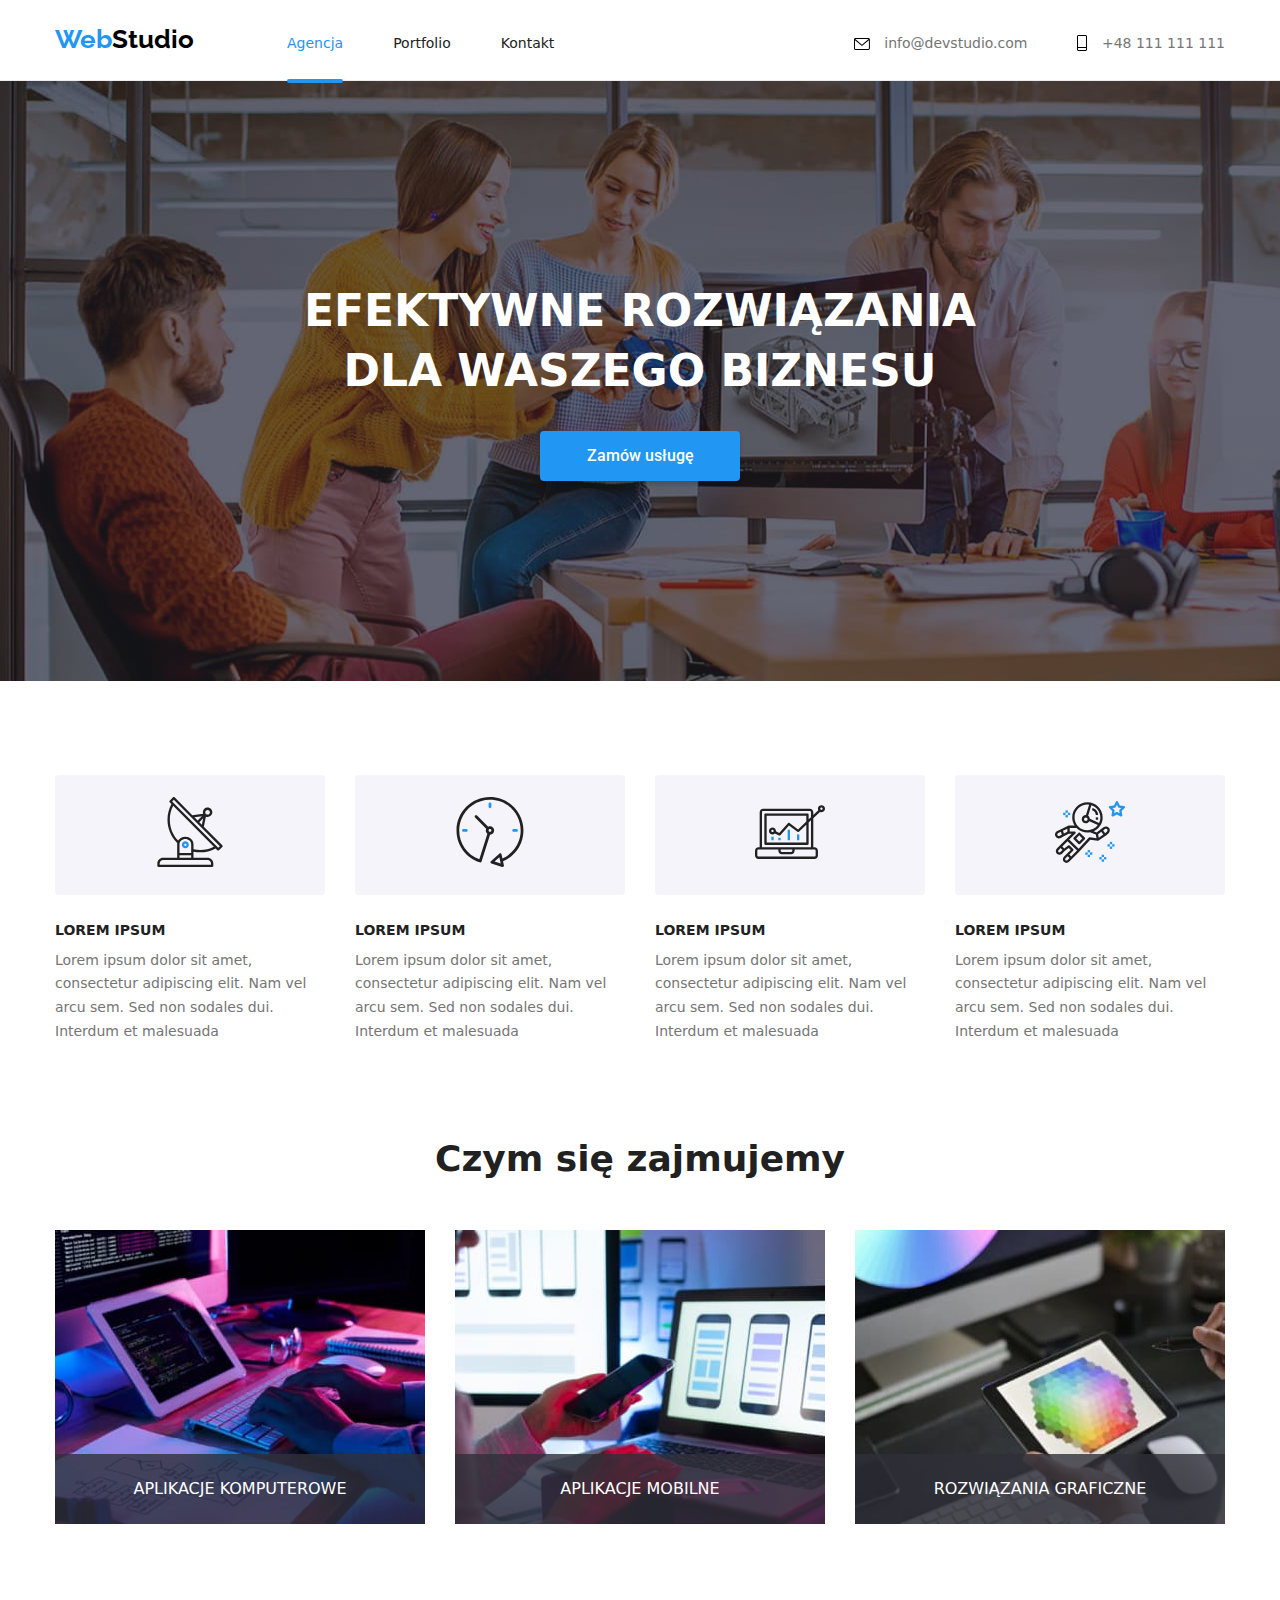
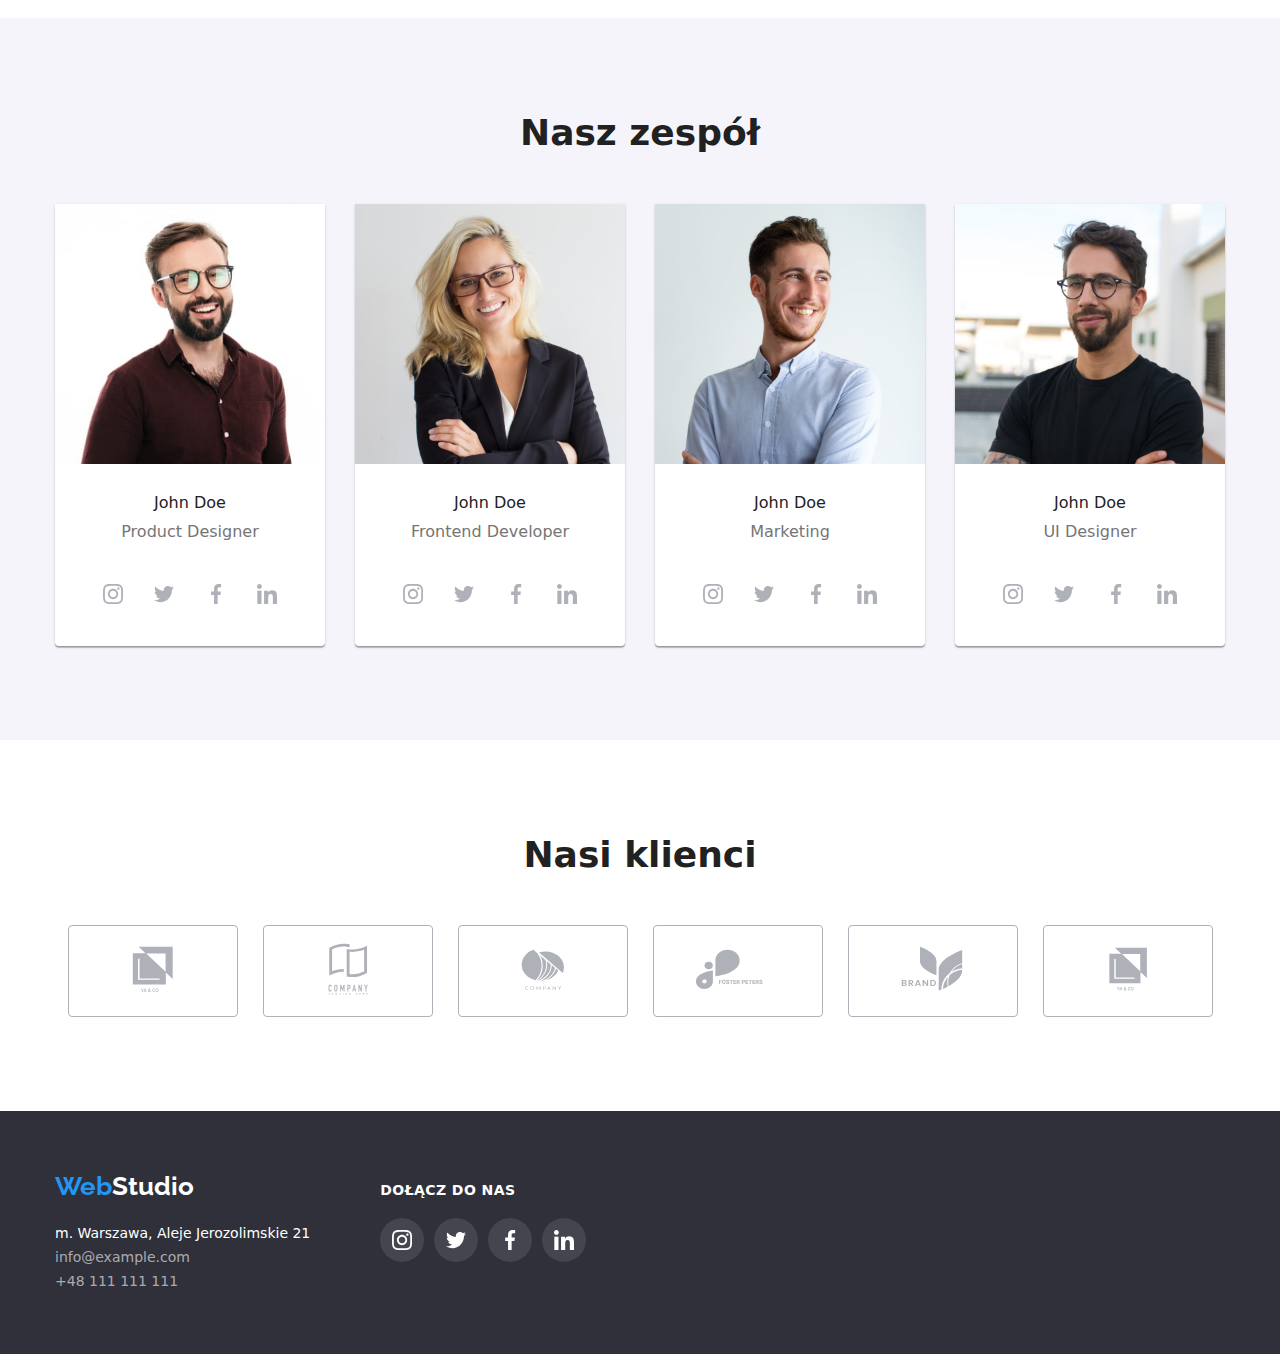
<file: index.html>
<!DOCTYPE html>
<html lang="en">
  <head>
    <meta charset="UTF-8" />
    <meta http-equiv="X-UA-Compatible" content="IE=edge" />
    <meta name="viewport" content="width-device-width, initial-scale=1.0" />
    <meta name="description" content="Studio" />
    <meta name="author" content="Jacek Blaszczyk" />
    <link rel="preconnect" href="https://fonts.googleapis.com" />
    <link rel="preconnect" href="https://fonts.gstatic.com" crossorigin />
    <link
      href="https://fonts.googleapis.com/css2?family=Raleway:wght@700&display=swap"
      rel="stylesheet"
    />
    <link
      href="https://fonts.googleapis.com/css2?family=Roboto:wght@400;500;700;900&display=swap"
      rel="stylesheet"
    />
    <link rel="stylesheet" href="./css/style.css" />
    <link rel="stylesheet" href="./css/modern-normalize.css" />

    <title>WebStudio</title>
  </head>
  <body>
    <header class="page-header">
      <div class="container flex-row">
        <a href="./index.html" class="logo"
          ><span class="bluelogo">Web</span>Studio</a
        >
        <nav class="address-header">
          <ul class="nav-links">
            <li class="nav-link">
              <a href="./index.html" class="bluelink-agencja">Agencja</a>
            </li>
            <li class="nav-link">
              <a href="./portfolio.html" class="bluelink">Portfolio</a>
            </li>
            <li class="nav-link">
              <a href="#address" class="bluelink">Kontakt</a>
            </li>
          </ul>
        </nav>
        <ul class="address-heading">
          <li class="address-link">
            <a href="mailto:info@devstudio.com" class="header-address"
              ><svg class="icon-address-email" width="16" height="12">
                <use href="./images/icons.svg#icon-letter"></use>
              </svg>
              info@devstudio.com</a
            >
          </li>
          <li>
            <a href="tel:+48111111111" class="header-address"
              ><svg class="icon-address-telefon" width="10" height="16">
                <use href="./images/icons.svg#icon-telephone"></use>
              </svg>
              +48 111 111 111</a
            >
          </li>
        </ul>
      </div>
    </header>
    <main>
      <section class="section header-button">
        <h1 class="header-text">EFEKTYWNE ROZWIĄZANIA DLA WASZEGO BIZNESU</h1>
        <button
          type="button"
          class="button-active button-banner"
          data-modal-open
        >
          Zamów usługę
        </button>
      </section>
      <section class="section">
        <div class="container">
          <ul class="lorem li">
            <li>
              <div class="icon">
                <a href="index.html">
                  <svg width="70px" height="70px">
                    <use href="./images/icons.svg#icon-antena"></use>
                  </svg>
                </a>
              </div>
              <h3 class="lorem-heading">LOREM IPSUM</h3>
              <p class="lorem-paragraph">
                Lorem ipsum dolor sit amet, consectetur adipiscing elit. Nam vel
                arcu sem. Sed non sodales dui. Interdum et malesuada
              </p>
            </li>

            <li>
              <div class="icon">
                <a href="index.html">
                  <svg width="70px" height="70px">
                    <use href="./images/icons.svg#icon-clock"></use>
                  </svg>
                </a>
              </div>
              <h3 class="lorem-heading">LOREM IPSUM</h3>
              <p class="lorem-paragraph">
                Lorem ipsum dolor sit amet, consectetur adipiscing elit. Nam vel
                arcu sem. Sed non sodales dui. Interdum et malesuada
              </p>
            </li>

            <li>
              <div class="icon">
                <a href="index.html">
                  <svg width="70px" height="70px">
                    <use href="./images/icons.svg#icon-diagram"></use>
                  </svg>
                </a>
              </div>
              <h3 class="lorem-heading">LOREM IPSUM</h3>
              <p class="lorem-paragraph">
                Lorem ipsum dolor sit amet, consectetur adipiscing elit. Nam vel
                arcu sem. Sed non sodales dui. Interdum et malesuada
              </p>
            </li>

            <li>
              <div class="icon">
                <a href="index.html">
                  <svg width="70px" height="70px">
                    <use href="./images/icons.svg#icon-astronaut"></use>
                  </svg>
                </a>
              </div>
              <h3 class="lorem-heading">LOREM IPSUM</h3>
              <p class="lorem-paragraph">
                Lorem ipsum dolor sit amet, consectetur adipiscing elit. Nam vel
                arcu sem. Sed non sodales dui. Interdum et malesuada
              </p>
            </li>
          </ul>

          <h2 class="heading">Czym się zajmujemy</h2>

          <ul class="flex">
            <li class="photo-csz">
              <img
                src="./images/box_1.jpg"
                width="370"
                height="294"
                alt="Osoba pisząca kod"
              />
              <p class="figcaption">APLIKACJE KOMPUTEROWE</p>
            </li>

            <li class="photo-csz">
              <img
                src="./images/box_2.jpg"
                width="370"
                height="294"
                alt="Osoba dostosowująca kod do wyświetlania na urządzeniu mobilnym"
              />
              <p class="figcaption">APLIKACJE MOBILNE</p>
            </li>

            <li class="photo-csz">
              <img
                src="./images/box_3.jpg"
                width="370"
                height="294"
                alt="Osoba wybierająca kod z palety kolorów"
              />
              <p class="figcaption">ROZWIĄZANIA GRAFICZNE</p>
            </li>
          </ul>
        </div>
      </section>

      <section class="section team">
        <div class="container">
          <h2 class="heading">Nasz zespół</h2>

          <ul class="team-section">
            <li class="team-card">
              <img
                src="./images/img_1.jpg"
                width="270"
                height="260"
                alt="Zdjęcie pana John Doe"
              />
              <ul class="team-card-describe">
                <li class="team-name">John Doe</li>
                <li class="team-position">Product Designer</li>
              </ul>
              <div class="socialmedia-teamcard">
                <ul class="socialicon-list">
                  <li class="socialicon-card">
                    <div class="socialicon">
                      <a href="index.html">
                        <svg class="icon-team" width="20" height="20">
                          <use href="./images/icons.svg#icon-instagram"></use>
                        </svg>
                      </a>
                    </div>
                  </li>
                  <li class="socialicon-card">
                    <div class="socialicon">
                      <a href="index.html">
                        <svg class="icon-team" width="20" height="20">
                          <use href="./images/icons.svg#icon-twitter"></use>
                        </svg>
                      </a>
                    </div>
                  </li>
                  <li class="socialicon-card">
                    <div class="socialicon">
                      <a href="index.html">
                        <svg class="icon-team" width="20" height="20">
                          <use href="./images/icons.svg#icon-facebook"></use>
                        </svg>
                      </a>
                    </div>
                  </li>
                  <li class="socialicon-card">
                    <div class="socialicon">
                      <a href="index.html">
                        <svg class="icon-team" width="20" height="20">
                          <use href="./images/icons.svg#icon-linkedin"></use>
                        </svg>
                      </a>
                    </div>
                  </li>
                </ul>
              </div>
            </li>

            <li class="team-card">
              <img
                src="images/img_2.jpg"
                width="270"
                height="260"
                alt="Zdjęcie pani John Doe"
              />
              <ul class="team-card-describe">
                <li class="team-name">John Doe</li>
                <li class="team-position">Frontend Developer</li>
              </ul>
              <div class="socialmedia-teamcard">
                <ul class="socialicon-list">
                  <li class="socialicon-card">
                    <div class="socialicon">
                      <a href="index.html">
                        <svg class="icon-team" width="20" height="20">
                          <use href="./images/icons.svg#icon-instagram"></use>
                        </svg>
                      </a>
                    </div>
                  </li>
                  <li class="socialicon-card">
                    <div class="socialicon">
                      <a href="index.html">
                        <svg class="icon-team" width="20" height="20">
                          <use href="./images/icons.svg#icon-twitter"></use>
                        </svg>
                      </a>
                    </div>
                  </li>
                  <li class="socialicon-card">
                    <div class="socialicon">
                      <a href="index.html">
                        <svg class="icon-team" width="20" height="20">
                          <use href="./images/icons.svg#icon-facebook"></use>
                        </svg>
                      </a>
                    </div>
                  </li>
                  <li class="socialicon-card">
                    <div class="socialicon">
                      <a href="index.html">
                        <svg class="icon-team" width="20" height="20">
                          <use href="./images/icons.svg#icon-linkedin"></use>
                        </svg>
                      </a>
                    </div>
                  </li>
                </ul>
              </div>
            </li>

            <li class="team-card">
              <img
                src="images/img_3.jpg"
                width="270"
                height="260"
                alt="Zdjęcie pana John Doe"
              />
              <ul class="team-card-describe">
                <li class="team-name">John Doe</li>
                <li class="team-position">Marketing</li>
              </ul>
              <div class="socialmedia-teamcard">
                <ul class="socialicon-list">
                  <li class="socialicon-card">
                    <div class="socialicon">
                      <a href="index.html">
                        <svg class="icon-team" width="20" height="20">
                          <use href="./images/icons.svg#icon-instagram"></use>
                        </svg>
                      </a>
                    </div>
                  </li>
                  <li class="socialicon-card">
                    <div class="socialicon">
                      <a href="index.html">
                        <svg class="icon-team" width="20" height="20">
                          <use href="./images/icons.svg#icon-twitter"></use>
                        </svg>
                      </a>
                    </div>
                  </li>
                  <li class="socialicon-card">
                    <div class="socialicon">
                      <a href="index.html">
                        <svg class="icon-team" width="20" height="20">
                          <use href="./images/icons.svg#icon-facebook"></use>
                        </svg>
                      </a>
                    </div>
                  </li>
                  <li class="socialicon-card">
                    <div class="socialicon">
                      <a href="index.html">
                        <svg class="icon-team" width="20" height="20">
                          <use href="./images/icons.svg#icon-linkedin"></use>
                        </svg>
                      </a>
                    </div>
                  </li>
                </ul>
              </div>
            </li>

            <li class="team-card">
              <img
                src="images/img_4.jpg"
                width="270"
                height="260"
                alt="Zdjęcie pana John Doe"
              />
              <ul class="team-card-describe">
                <li class="team-name">John Doe</li>
                <li class="team-position">UI Designer</li>
              </ul>
              <div class="socialmedia-teamcard">
                <ul class="socialicon-list">
                  <li class="socialicon-card">
                    <div class="socialicon">
                      <a href="index.html">
                        <svg class="icon-team" width="20" height="20">
                          <use href="./images/icons.svg#icon-instagram"></use>
                        </svg>
                      </a>
                    </div>
                  </li>
                  <li class="socialicon-card">
                    <div class="socialicon">
                      <a href="index.html">
                        <svg class="icon-team" width="20" height="20">
                          <use href="./images/icons.svg#icon-twitter"></use>
                        </svg>
                      </a>
                    </div>
                  </li>
                  <li class="socialicon-card">
                    <div class="socialicon">
                      <a href="index.html">
                        <svg class="icon-team" width="20" height="20">
                          <use href="./images/icons.svg#icon-facebook"></use>
                        </svg>
                      </a>
                    </div>
                  </li>
                  <li class="socialicon-card">
                    <div class="socialicon">
                      <a href="index.html">
                        <svg class="icon-team" width="20" height="20">
                          <use href="./images/icons.svg#icon-linkedin"></use>
                        </svg>
                      </a>
                    </div>
                  </li>
                </ul>
              </div>
            </li>
          </ul>
        </div>
      </section>
      <section class="section">
        <div class="container">
          <h2 class="heading">Nasi klienci</h2>
          <ul class="company-logos-section">
            <li class="company-link">
              <div class="company-logos">
                <a href="index.html">
                  <svg class="icon-company" width="41px" height="46.7px">
                    <use href="./images/icons.svg#icon-yaco"></use>
                  </svg>
                </a>
              </div>
            </li>
            <li class="company-link">
              <div class="company-logos">
                <a href="index.html">
                  <svg class="icon-company" width="40px" height="52px">
                    <use href="./images/icons.svg#icon-tagline"></use>
                  </svg>
                </a>
              </div>
            </li>
            <li class="company-link">
              <div class="company-logos">
                <a href="index.html">
                  <svg class="icon-company" width="43.46px" height="41.18px">
                    <use href="./images/icons.svg#icon-company"></use>
                  </svg>
                </a>
              </div>
            </li>
            <li class="company-link">
              <div class="company-logos">
                <a href="index.html">
                  <svg class="icon-company" width="84.44px" height="40.62px">
                    <use href="./images/icons.svg#icon-foster"></use>
                  </svg>
                </a>
              </div>
            </li>
            <li class="company-link">
              <div class="company-logos">
                <a href="index.html">
                  <svg class="icon-company" width="62.54px" height="45.43px">
                    <use href="./images/icons.svg#icon-brand"></use>
                  </svg>
                </a>
              </div>
            </li>
            <li class="company-link">
              <div class="company-logos">
                <a href="index.html">
                  <svg class="icon-company" width="93.79px" height="43.93px">
                    <use href="./images/icons.svg#icon-yaco"></use>
                  </svg>
                </a>
              </div>
            </li>
          </ul>
        </div>
      </section>
    </main>
    <footer class="footer">
      <div class="container flex-row">
        <div class="container-footer">
          <a href="./index.html" class="logo whitelogo"
            ><span class="bluelogo">Web</span>Studio</a
          >
          <address class="footer-address" id="address">
            <p>m. Warszawa, Aleje Jerozolimskie 21</p>
            <ul class="footer-contact">
              <li>
                <a href="mailto:info@example.com" class="link"
                  >info@example.com</a
                >
              </li>
              <li>
                <a href="tel:+48111111111" class="link">+48 111 111 111</a>
              </li>
            </ul>
          </address>
        </div>
        <div class="container-footer">
          <h3 class="header3">Dołącz do nas</h3>
          <div class="socialmedia-footer">
            <ul>
              <li>
                <div class="socialicon circle-background">
                  <a href="index.html">
                    <svg class="icon-footer" width="20" height="20">
                      <use href="./images/icons.svg#icon-instagram"></use>
                    </svg>
                  </a>
                </div>
              </li>
              <li>
                <div class="socialicon circle-background">
                  <a href="index.html">
                    <svg class="icon-footer" width="20" height="20">
                      <use href="./images/icons.svg#icon-twitter"></use>
                    </svg>
                  </a>
                </div>
              </li>
              <li>
                <div class="socialicon circle-background">
                  <a href="index.html">
                    <svg class="icon-footer" width="20" height="20">
                      <use href="./images/icons.svg#icon-facebook"></use>
                    </svg>
                  </a>
                </div>
              </li>
              <li>
                <div class="socialicon circle-background">
                  <a href="index.html">
                    <svg class="icon-footer" width="20" height="20">
                      <use href="./images/icons.svg#icon-linkedin"></use>
                    </svg>
                  </a>
                </div>
              </li>
            </ul>
          </div>
        </div>
      </div>
    </footer>
    <div class="backdrop is-hidden" data-modal>
      <div class="modal">
        <button type="button" class="close-button" data-modal-close>
          <svg width="11px" height="11px" class="button-x">
            <use href="./images/icons.svg#icon-close"></use>
          </svg>
        </button>
      </div>
    </div>
    <script src="./js/modal.js"></script>
  </body>
</html>
</file>
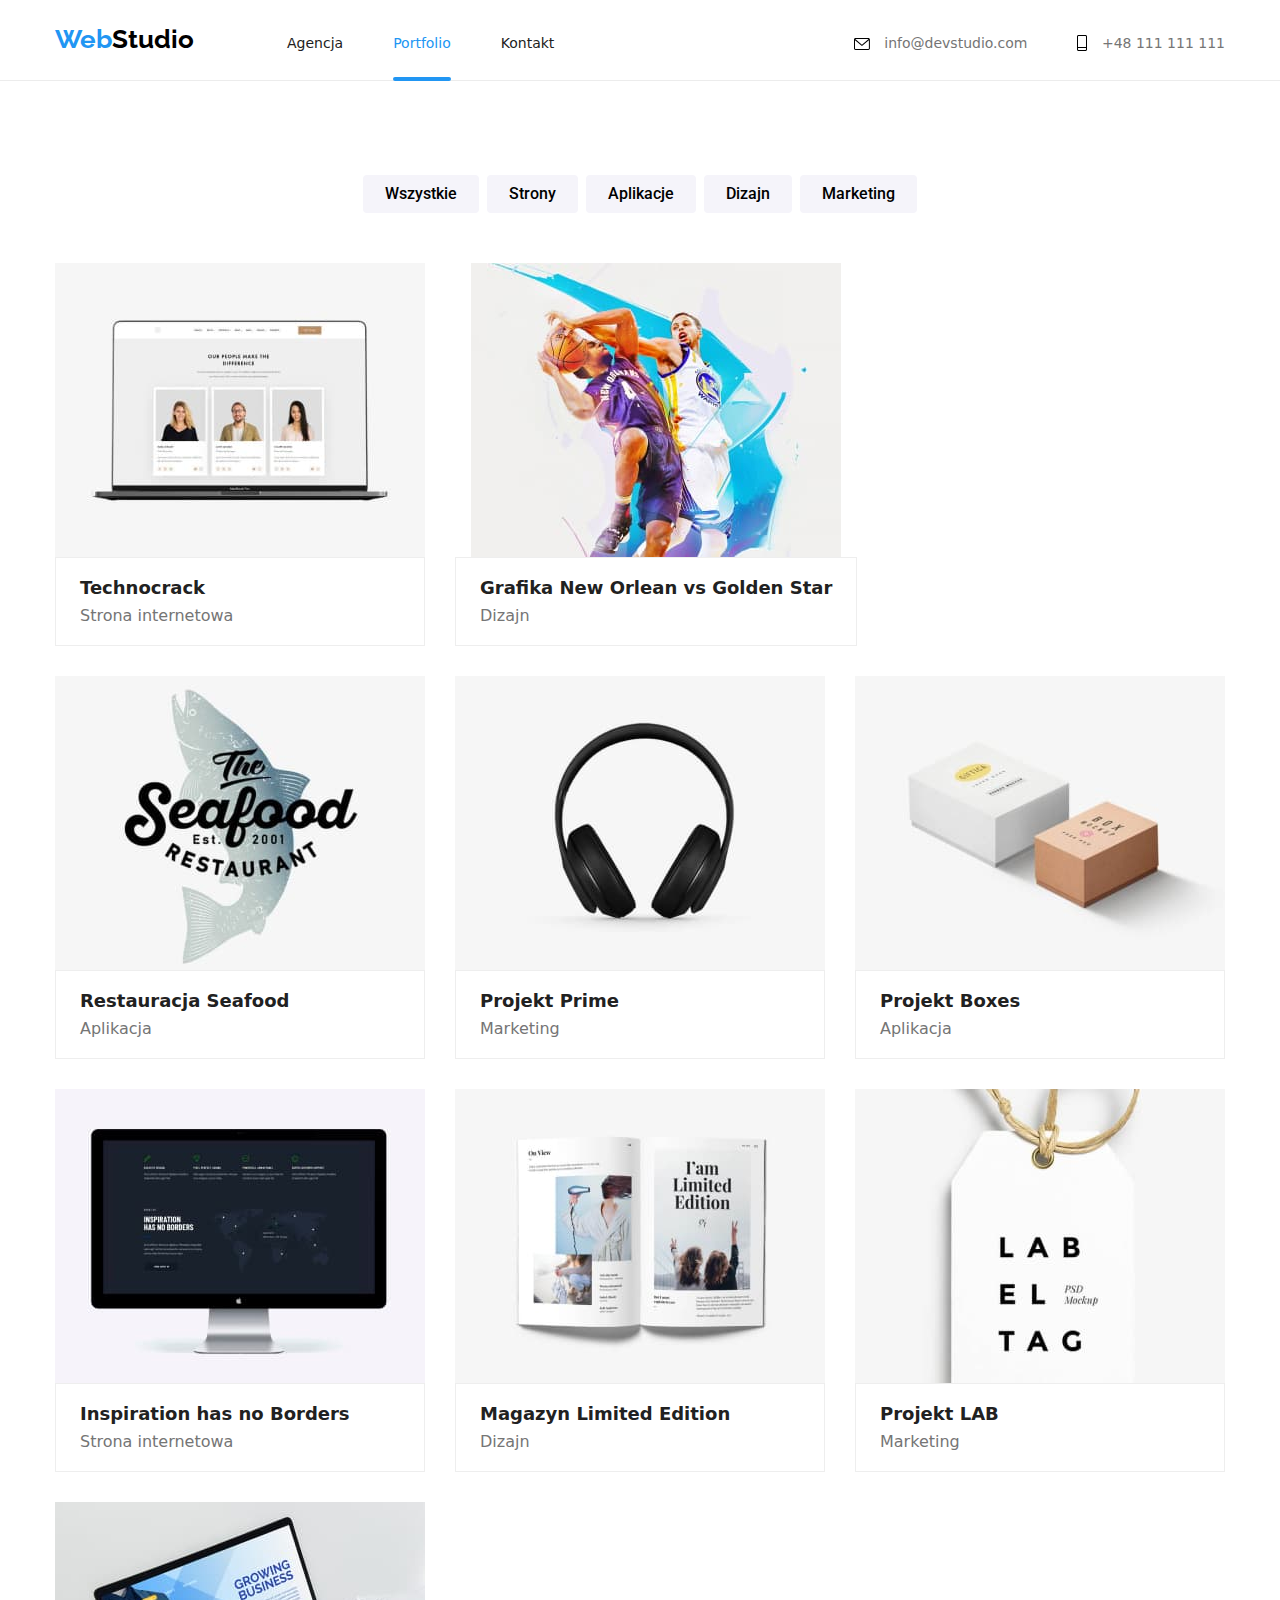
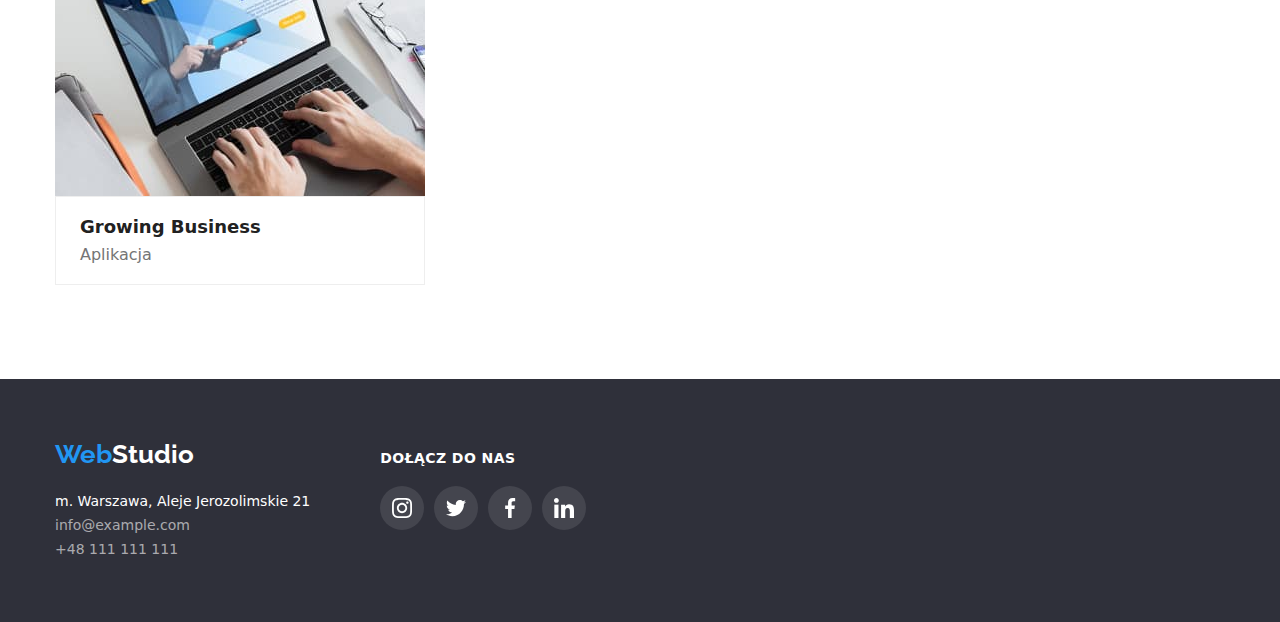
<file: portfolio.html>
<!DOCTYPE html>
<html lang="pl-PL">
  <head>
    <meta charset="UTF-8" />
    <meta http-equiv="X-UA-Compatible" content="IE=edge" />
    <meta name="viewport" content="width-device-width, initial-scale=1.0" />
    <meta name="description" content="Studio" />
    <meta name="author" content="Jacek Blaszczyk" />
    <link rel="preconnect" href="https://fonts.googleapis.com" />
    <link rel="preconnect" href="https://fonts.gstatic.com" crossorigin />
    <link
      href="https://fonts.googleapis.com/css2?family=Raleway:wght@700&display=swap"
      rel="stylesheet"
    />
    <link
      href="https://fonts.googleapis.com/css2?family=Roboto:wght@400;500;700;900&display=swap"
      rel="stylesheet"
    />
    <link rel="stylesheet" href="./css/style.css" />
    <link rel="stylesheet" href="./css/modern-normalize.css" />

    <title>Portfolio</title>
  </head>
  <body>
    <header class="page-header">
      <div class="container flex-row">
        <a href="./index.html" class="logo"
          ><span class="bluelogo">Web</span>Studio</a
        >
        <nav class="address-header">
          <ul class="nav-links">
            <li>
              <a href="./index.html" class="bluelink">Agencja</a>
            </li>
            <li>
              <a href="./portfolio.html" class="bluelink-portfolio">Portfolio</a>  <!--Portfolio</a>-->
            </li>
            <li>
              <a href="#address" class="bluelink">Kontakt</a>
            </li>
          </ul>
        </nav>
        <ul class="address-heading">
          <li class="address-link">
            <a href="mailto:info@devstudio.com" class="header-address"
              ><svg class="icon-address-email" width="16" height="12">
                <use href="./images/icons.svg#icon-letter"></use>
              </svg>
              info@devstudio.com</a
            >
          </li>
          <li>
            <a href="tel:+48111111111" class="header-address"
              ><svg class="icon-address-telefon" width="10" height="16">
                <use href="./images/icons.svg#icon-telephone"></use>
              </svg>
              +48 111 111 111</a
            >
          </li>
        </ul>
      </div>
    </header>
    <main>
      <section class="section portfolio">
        <div class="container">
          <ul class="buttons-portfolio">
            <li>
              <button type="button" class="button">Wszystkie</button>
            </li>
            <li><button type="button" class="button">Strony</button></li>
            <li><button type="button" class="button">Aplikacje</button></li>
            <li><button type="button" class="button">Dizajn</button></li>
            <li><button type="button" class="button">Marketing</button></li>
          </ul>
          <ul class="portfolio-elements">
            <li class="portfolio-element">
              <div class="hidden-element-container">
                <img
                  src="./images/technocrack.jpg"
                  alt="Strona internetowa wyświetlana na laptopie"
                  width="370"
                  height="294"
                />
                <div class="hidden-background">
                  <p class="hidden-text">
                    Technocrack jest popularną platformą wykorzystywaną do
                    rozpowszechniania koronawirusa. Firmy wykorzystują tę
                    platformę do celów szpiegowskich i ataków na
                    niezabezpieczone serwery konkurencji
                  </p>
                </div>
              </div>
              <ul class="portfolio-projects-describe">
                <li class="project-title">Technocrack</li>
                <li class="project-type">Strona internetowa</li>
              </ul>
            </li>

            <li class="portfolio-element">
              <div class="hidden-element-container">
                <img
                  src="./images/neworlean.jpg"
                  alt="Członkowie drużyn koszykarskich New Orlean oraz Golden Star walczący o piłkę"
                  width="370"
                  height="294"
                />
                <div class="hidden-background">
                  <p class="hidden-text">
                    Technocrack jest popularną platformą wykorzystywaną do
                    rozpowszechniania koronawirusa. Firmy wykorzystują tę
                    platformę do celów szpiegowskich i ataków na
                    niezabezpieczone serwery konkurencji
                  </p>
                </div>
              </div>
              <ul class="portfolio-projects-describe">
                <li class="project-title">Grafika New Orlean vs Golden Star</li>
                <li class="project-type">Dizajn</li>
              </ul>
            </li>

            <li class="portfolio-element">
              <div class="hidden-element-container">
                <img
                  src="./images/seafood.jpg"
                  alt="Logo restauracji The Seafood z rekinem w tle"
                  width="370"
                  height="294"
                />
                <div class="hidden-background">
                  <p class="hidden-text">
                    Technocrack jest popularną platformą wykorzystywaną do
                    rozpowszechniania koronawirusa. Firmy wykorzystują tę
                    platformę do celów szpiegowskich i ataków na
                    niezabezpieczone serwery konkurencji
                  </p>
                </div>
              </div>
              <ul class="portfolio-projects-describe">
                <li class="project-title">Restauracja Seafood</li>
                <li class="project-type">Aplikacja</li>
              </ul>
            </li>

            <li class="portfolio-element">
              <div class="hidden-element-container">
                <img
                  src="./images/prime.jpg"
                  alt="Słuchawki nauszne"
                  width="370"
                  height="294"
                />
                <div class="hidden-background">
                  <p class="hidden-text">
                    Technocrack jest popularną platformą wykorzystywaną do
                    rozpowszechniania koronawirusa. Firmy wykorzystują tę
                    platformę do celów szpiegowskich i ataków na
                    niezabezpieczone serwery konkurencji
                  </p>
                </div>
              </div>
              <ul class="portfolio-projects-describe">
                <li class="project-title">Projekt Prime</li>
                <li class="project-type">Marketing</li>
              </ul>
            </li>

            <li class="portfolio-element">
              <div class="hidden-element-container">
                <img
                  src="./images/boxes.jpg"
                  alt="Dwa pudełka leżące obok siebie, białe oraz brązowe"
                  width="370"
                  height="294"
                />
                <div class="hidden-background">
                  <p class="hidden-text">
                    Technocrack jest popularną platformą wykorzystywaną do
                    rozpowszechniania koronawirusa. Firmy wykorzystują tę
                    platformę do celów szpiegowskich i ataków na
                    niezabezpieczone serwery konkurencji
                  </p>
                </div>
              </div>
              <ul class="portfolio-projects-describe">
                <li class="project-title">Projekt Boxes</li>
                <li class="project-type">Aplikacja</li>
              </ul>
            </li>

            <li class="portfolio-element">
              <div class="hidden-element-container">
                <img
                  src="./images/inspiration.jpg"
                  alt="Ekran, na którym wyświetlana jest strona internetowa"
                  width="370"
                  height="294"
                />
                <div class="hidden-background">
                  <p class="hidden-text">
                    Technocrack jest popularną platformą wykorzystywaną do
                    rozpowszechniania koronawirusa. Firmy wykorzystują tę
                    platformę do celów szpiegowskich i ataków na
                    niezabezpieczone serwery konkurencji
                  </p>
                </div>
              </div>
              <ul class="portfolio-projects-describe">
                <li class="project-title">Inspiration has no Borders</li>
                <li class="project-type">Strona internetowa</li>
              </ul>
            </li>

            <li class="portfolio-element">
              <div class="hidden-element-container">
                <img
                  src="./images/limited.jpg"
                  alt="Otwarty magazyn Limited Edition"
                  width="370"
                  height="294"
                />
                <div class="hidden-background">
                  <p class="hidden-text">
                    Technocrack jest popularną platformą wykorzystywaną do
                    rozpowszechniania koronawirusa. Firmy wykorzystują tę
                    platformę do celów szpiegowskich i ataków na
                    niezabezpieczone serwery konkurencji
                  </p>
                </div>
              </div>
              <ul class="portfolio-projects-describe">
                <li class="project-title">Magazyn Limited Edition</li>
                <li class="project-type">Dizajn</li>
              </ul>
            </li>

            <li class="portfolio-element">
              <div class="hidden-element-container">
                <img
                  src="./images/lab.jpg"
                  alt="Przywieszka drewniana z ułożonymi pionowo napisami LAB EL TAG"
                  width="370"
                  height="294"
                />
                <div class="hidden-background">
                  <p class="hidden-text">
                    Technocrack jest popularną platformą wykorzystywaną do
                    rozpowszechniania koronawirusa. Firmy wykorzystują tę
                    platformę do celów szpiegowskich i ataków na
                    niezabezpieczone serwery konkurencji
                  </p>
                </div>
              </div>
              <ul class="portfolio-projects-describe">
                <li class="project-title">Projekt LAB</li>
                <li class="project-type">Marketing</li>
              </ul>
            </li>

            <li class="portfolio-element">
              <div class="hidden-element-container">
                <img
                  src="./images/business.jpg"
                  alt="Osoba trzymająca dłonie na laptopie, na którego ekranie wyświetla się strona Growing Business"
                  width="370"
                  height="294"
                />
                <div class="hidden-background">
                  <p class="hidden-text">
                    Technocrack jest popularną platformą wykorzystywaną do
                    rozpowszechniania koronawirusa. Firmy wykorzystują tę
                    platformę do celów szpiegowskich i ataków na
                    niezabezpieczone serwery konkurencji
                  </p>
                </div>
              </div>
              <ul class="portfolio-projects-describe">
                <li class="project-title">Growing Business</li>
                <li class="project-type">Aplikacja</li>
              </ul>
            </li>
          </ul>
        </div>
      </section>
    </main>
    <footer class="footer">
      <div class="container flex-row">
        <div class="container-footer">
          <a href="./index.html" class="logo whitelogo"
            ><span class="bluelogo">Web</span>Studio</a
          >
          <address class="footer-address" id="address">
            <p>m. Warszawa, Aleje Jerozolimskie 21</p>
            <ul class="footer-contact">
              <li>
                <a href="mailto:info@example.com" class="link"
                  >info@example.com</a
                >
              </li>
              <li>
                <a href="tel:+48111111111" class="link">+48 111 111 111</a>
              </li>
            </ul>
          </address>
        </div>
        <div class="container-footer">
          <h3 class="header3">Dołącz do nas</h3>
          <div class="socialmedia-footer">
            <ul>
              <li>
                <div class="socialicon circle-background">
                  <a href="index.html">
                    <svg class="icon-footer" width="20" height="20">
                      <use href="./images/icons.svg#icon-instagram"></use>
                    </svg>
                  </a>
                </div>
              </li>
              <li>
                <div class="socialicon circle-background">
                  <a href="index.html">
                    <svg class="icon-footer" width="20" height="20">
                      <use href="./images/icons.svg#icon-twitter"></use>
                    </svg>
                  </a>
                </div>
              </li>
              <li>
                <div class="socialicon circle-background">
                  <a href="index.html">
                    <svg class="icon-footer" width="20" height="20">
                      <use href="./images/icons.svg#icon-facebook"></use>
                    </svg>
                  </a>
                </div>
              </li>
              <li>
                <div class="socialicon circle-background">
                  <a href="index.html">
                    <svg class="icon-footer" width="20" height="20">
                      <use href="./images/icons.svg#icon-linkedin"></use>
                    </svg>
                  </a>
                </div>
              </li>
            </ul>
          </div>
        </div>
      </div>
    </footer>
  </body>
</html>
</file>
<file: css/style.css>
:root {
    --white: #ffffff;
    --black: #000000;
    --blue: #2196f3;
    --dark: #212121;
    --darkfooter: #2f303a;
    --grey: #f5f4fa;
    --darkgrey: #757575;
    --whitetrans: #ffffff99;
}

body {
    font-family: "Roboto", sans-serif;
    font-style: normal;
    color: var(--dark);
    align-items: center;
}

h1,
h2,
h3,
h4,
h5,
h6,
p,
ul {
    list-style: none;
    padding: 0;
    margin: 0;
}

ul,
p {
    display: flex;
}

img {
    display: block;
}

.container {
    width: 100%;
    max-width: 1200px;
    padding: 0 15px;
    margin: 0 auto;
    flex-direction: row;
}

.flex-row {
    flex-direction: row;
    display: flex;
    align-items: baseline;
}

.container-footer {
    max-width: 1200px;
    margin-right: 70px;
}

.section {
    padding: 94px 0;
}

.page-header {
    display: flex;
    flex-direction: row;
    gap: 93px;
    padding: 24px 0 25px 0;
    align-items: center;
    border-bottom: 1px solid #ececec;
}

.nav-links {
    display: flex;
    flex-direction:row;
    gap: 50px;
    padding-left: 93px;
}

.address-heading {
    margin-left: auto;
}

.address-link {
    padding-right: 50px;
}

.header-button {
    text-align: center;
    width: 100%;
    max-width: 1600px;
    margin: 0 auto;
    padding: 200px 0;
    display: flex;
    gap: 30px;
    flex-direction: column;
    justify-content: center;
    align-items: center;
    background-image: linear-gradient(to right,rgba(47, 48, 58, 0.4),rgba(47, 48, 58, 0.4)),url(../images/buttonbackground.jpg);
}

.header-text {
    font-size: 44px;
    font-weight: 900;
    line-height: 1.36;
    color: var(--white);
    width: 700px;
}

.lorem {
    padding-bottom: 94px;
}

.lorem li:not(:last-child) {
    padding-right: 30px;
}

.lorem-heading {
    font-weight: 700;
    font-size: 14px;
    line-height: 1.14;
    text-align: left;
    padding-bottom: 10px;
}

.lorem-paragraph {
    color: var(--darkgrey);
    font-size: 14px;
    line-height: 1.71;
}

.heading {
    font-weight: 700;
    font-size: 36px;
    line-height: 1.16;
    text-align: center;
    margin-bottom: 50px;
}

.photo-csz {
    position: relative;
}

.photo-csz:not(:last-child) {
    padding-right: 30px;
}

.team {
    background-color: var(--grey);
}

.team-section {
    display: flex;
    direction: row;
    gap: 30px;
}

.team-figure {
    margin: 0;
}

.team-card {
    background-color: var(--white);
    box-shadow: 0px 1px 3px rgba(0, 0, 0, 0.12), 0px 1px 1px rgba(0, 0, 0, 0.14),
        0px 2px 1px rgba(0, 0, 0, 0.2);
    border-radius: 0px 0px 4px 4px;
}

.team-card-describe {
    display: flex;
    flex-direction: column;
    align-items: center;
}

.team-name {
    font-weight: 500;
    font-size: 16px;
    line-height: 1.18;
    padding: 30px 0 10px;
}

.team-position {
    color: var(--darkgrey);
    font-size: 16px;
    line-height: 1.18;
    padding-bottom: 30px;
}

.logo {
    font-family: "Raleway", sans-serif;
    font-weight: 700;
    text-decoration: none;
    color: var(--black);
    line-height: 1.19;
    font-size: 26px;
}

.bluelogo {
    color: var(--blue);
}

.whitelogo {
    color: var(--white);
}

.bluelink,
.bluelink-agencja,
.bluelink-portfolio {
    font-weight: 500;
    font-size: 14px;
    line-height: 1.14;
    text-decoration: none;
}

.bluelink {
    color: var(--dark);
}

.bluelink:visited {
    color: var(--dark);
}

.bluelink-agencja {
    color: var(--blue);
    position: relative;
    height: 100%;
    padding-bottom: 57%;
}

.bluelink-portfolio {
    color: var(--blue);
    position: relative;
    height: 100%;
    padding-bottom: 52%;
}

.bluelink-agencja::after,
.bluelink-portfolio::after {
    display: block;
    border-bottom: 4px solid var(--blue);
    border-radius: 2px;
    position: absolute;
    content: "";
    width: 100%;
    bottom: 0px;
    left: 0px;
}
.bluelink-agencja:hover,
.bluelink-portfolio:hover {
    cursor: pointer;
    color: var(--blue);
}

/* .bluelink:hover,
.bluelink:focus-within { 
    border-bottom: 4px solid var(--blue);
    border-radius: 2px;
    padding-bottom: 50%;
} */

.header-address {
    color: var(--darkgrey);
    font-style: normal;
    font-size: 14px;
    line-height: 1.14;

    text-decoration: none;
    font-weight: 500;
}

.address-heading {
    display: flex;
}

.bluelink:hover,
.bluelink:focus,
.header-address:hover,
.header-address:focus,
.link:hover,
.link:focus {
    color: var(--blue);
    text-decoration: none;
    fill: var(--blue);
    cursor: pointer;
}

.button {
    background-color: var(--grey);
    font-family: "Roboto", sans-serif;
    font-size: 16px;
    line-height: 1.62;
    cursor: pointer;
    font-weight: 500;
    border-radius: 4px;
    border: 0px;
    padding: 6px 22px;
}

.button-banner {
    height: 50px;
}

.button-active {
    background-color: var(--blue);
    font-family: "Roboto", sans-serif;
    color: var(--white);
    cursor: pointer;
    font-weight: 500;
    font-size: 16px;
    line-height: 1.88;
    width: 200px;
    box-shadow: 0px 4px 4px rgba(0, 0, 0, 0.15);
    border-radius: 4px;
    border: 0px;
}

.button-active-portfolio {
    background-color: var(--blue);
    font-family: "Roboto", sans-serif;
    color: var(--white);
    cursor: pointer;
    font-weight: 500;
    font-size: 16px;
    line-height: 1.62;
    box-shadow: 0px 4px 4px rgba(0, 0, 0, 0.15);
    border-radius: 4px;
}

.portfolio-elements {
    display: flex;
    flex-direction: row;
    flex-wrap: wrap;
    padding: 0;
    gap: 30px;
}
.portfolio-element {
    position: relative;
    transition-property: box-shadow;
    transition-duration: 250ms;
    transition-timing-function: cubic-bezier(0.4, 0, 0.2, 1);
}

.portfolio-projects-describe {
    border: 1px solid #eeeeee;
    flex-basis: calc((100% - 60px) / 3);
}

.button:hover {
    background-color: var(--blue);
    color: var(--white);
    cursor: pointer;
    font-weight: 500;
    font-size: 16px;
    line-height: 1.62;
    box-shadow: 0px 3px 1px rgba(0, 0, 0, 0.1), 0px 1px 2px rgba(0, 0, 0, 0.08),0px 2px 2px rgba(0, 0, 0, 0.12);
    cursor: pointer;
}

.project-title {
    font-size: 18px;
    font-weight: 700;
    padding: 20px 24px 4px;
}

.project-type {
    color: var(--darkgrey);
    padding: 0 24px 20px;
}

.buttons-portfolio {
    display: flex;
    justify-content: center;
    gap: 8px;
    padding-bottom: 50px;
}

.portfolio-projects-describe {
    display: flex;
    flex-direction: column;
    gap: 4px;
}

.footer {
    background-color: var(--darkfooter);
    /* dodane */
    display: flex;
    justify-content: left;
    flex-direction: row;
    align-items: center;
    padding: 60px 0;
}

.footer-address,
.footer-address p {
    text-decoration: none;
    font-style: normal;
    color: var(--white);
    font-size: 14px;
    line-height: 1.71;
}

.footer-address {
    padding-top: 20px;
}

.footer-address li,
.link {
    text-decoration: none;
    color: var(--whitetrans);
}

.footer-contact {
    display: flex;
    flex-direction: column;
}
/* nowo dodane */

.company-link:hover .icon-company,
.company-link:focus .icon-company {
    fill: var(--blue);
    border-color: var(--blue);
    cursor: pointer;
}

.icon {
    width: 270px;
    height: 120px;
    display: flex;
    justify-content: center;
    align-items: center;
    margin-bottom: 28px;
    background: #f5f4fa;
    border-radius: 4px;
}

.socialicon-list {
    display: flex;
    justify-content: space-around;
    align-items: center;
    margin: 0 32px;
}

.socialicon {
    width: 44px;
    height: 44px; /*44px;*/
    border-radius: 50%;
    display: flex;
    justify-content: center;
    align-items: center;
}
.socialicon a {
    height: 20px;
}

.socialicon-card {
    padding-bottom: 30px;
}

.icon-team {
    fill: #afb1b8;
}

.socialicon:hover .icon-team,
.socialicon:focus .icon-team,
.socialicon:hover,
.socialicon:focus {
    background-color: var(--blue);
    fill: var(--white);
    cursor: pointer;
}

.company-logos-section {
    display: flex;
    align-items: center;
    justify-content: space-around;
}

.company-logos {
    width: 170px;
    height: 92px;
    display: flex;
    justify-content: center;
    align-items: center;
    border-radius: 4px;
    border: 1px solid #afb1b8;
}

.company-logos:hover,
.company-logos:focus {
    border: 1px solid var(--blue);
    fill: var(--blue);
    cursor: pointer;
}

.icon-company {
    fill: #afb1b8;
}

.icon-address {
    margin-right: 10px;
}
.icon-address-email {
    margin-right: 10px;
    vertical-align: middle;
}
.icon-address-telefon {
    margin-right: 10px;
    vertical-align: text-bottom;
}
.portfolio-element:hover .hidden-background,
.podrtolio-element:focus .hidden-background {
    transform: translateY(0px);
    transition-property: transform;
    transition-duration: 250ms;
}
.portfolio-element:hover,
.podrtolio-element:focus {
    box-shadow: 0px 1px 1px rgba(0, 0, 0, 0.12), 0px 4px 4px rgba(0, 0, 0, 0.06),
        1px 4px 6px rgba(0, 0, 0, 0.16);
    cursor: pointer;
}

.header3 {
    font-weight: 700;
    font-size: 14px;
    line-height: 16px;
    letter-spacing: 0.03em;
    text-transform: uppercase;
    color: #ffffff;
}

.socialmedia-footer {
    display: flex;
    justify-content: left;
    margin-right: 10px;
}

.icon-footer {
    fill: var(--white);
}

.circle-background {
    background-color: rgba(255, 255, 255, 0.1);
    margin-right: 10px;
    margin-top: 20px;
}
.figcaption {
    position: absolute;
    bottom: 0;
    background: rgba(47, 48, 58, 0.8);
    width: 370px;
    height: 70px;
    justify-content: center;
    align-items: center;
    color: rgba(255, 255, 255, 1);
}
.backdrop {
    position: fixed;
    left: 0;
    top: 0;
    background-color: rgba(0, 0, 0, 0.2);
    width: 100%;
    height: 100%;
    opacity: 100%;
    transition: opacity 200ms linear, visibility 500ms linear;
}

.modal {
    position: absolute;
    top: 50%;
    left: 50%;
    transform: translate(-50%, -50%);
    width: 528px;
    min-height: 581px;
    background-color: var(--white);
}

.close-button {
    position: absolute;
    top: 8px;
    right: 8px;
    width: 30px;
    height: 30px;
    background-color: var(--white);
    border: 1px solid rgba(0, 0, 0, 0.1);
    border-radius: 50%;
    cursor: pointer;
}

.button-x {
    fill: var(--black);
    justify-content: center;
    align-items: center;
}

.is-hidden {
    opacity: 0;
    visibility: hidden;
    pointer-events: none;
    transform: scale(0.1);
    transition: opacity 200ms linear, visibility 500ms linear;
}
.hidden-element-container {
    display: flex;
    width: 100%;
    justify-content: center;
    align-items: center;
    position: relative;
    overflow: hidden;
}
.hidden-background {
    position: absolute;
    background: rgba(33, 150, 243, 0.9);
    width: 100%;
    height: 100%;
    max-height: 294px;
    font-size: 18px;
    transform: translateY(300px);
    transition: transform 250ms linear;
}
.hidden-text {
    justify-content: center;
    align-items: center;
    padding: 49px 45px 49px 24px;
    font-size: 18px;
    line-height: 1.56;
    color: var(--white);
}
</file>
